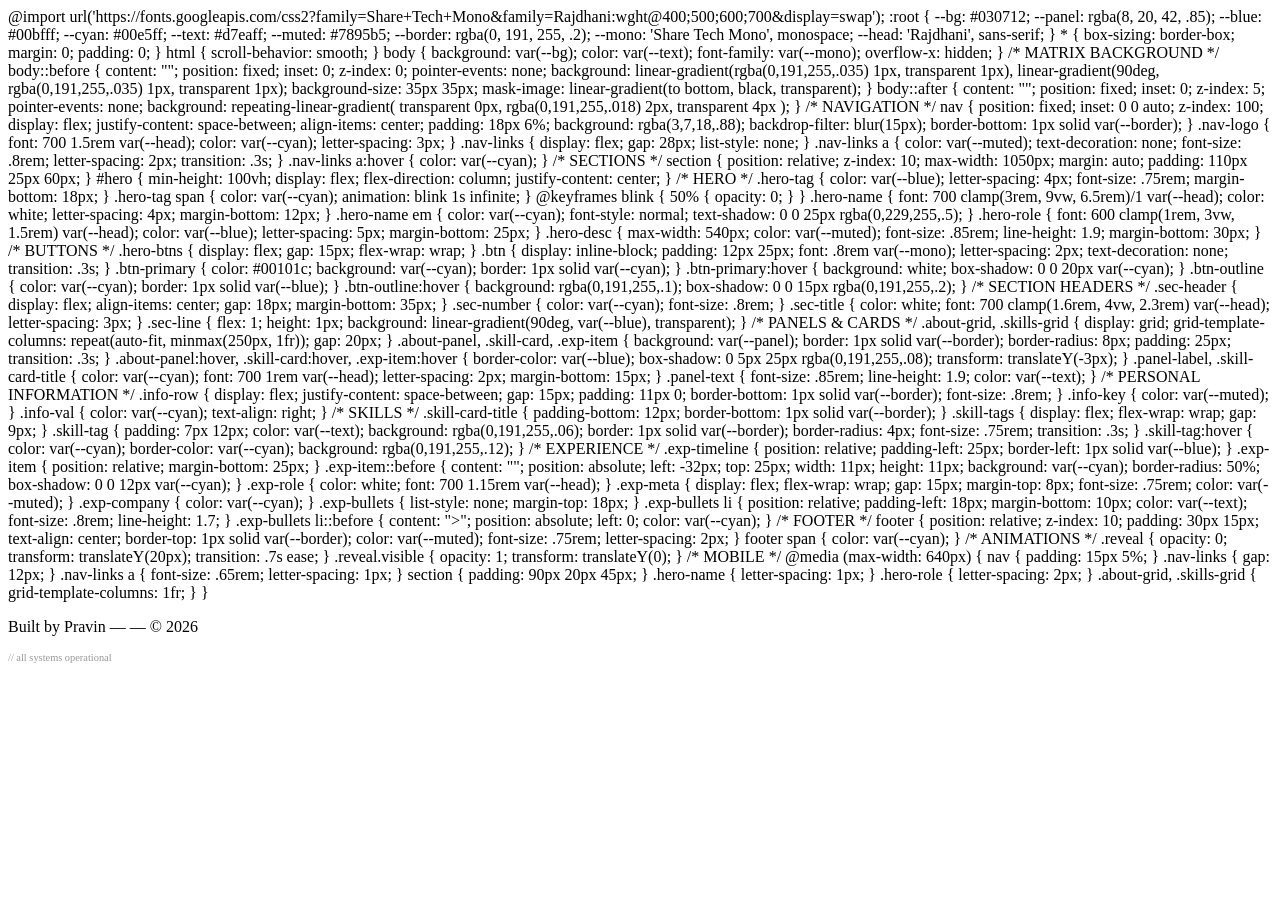
<file: index.html>
<!DOCTYPE html>
<html lang="en">
<head>
  <meta charset="UTF-8" />
  <meta name="viewport" content="width=device-width, initial-scale=1.0" />
  <title>Pravin</title>
@import url('https://fonts.googleapis.com/css2?family=Share+Tech+Mono&family=Rajdhani:wght@400;500;600;700&display=swap');

:root {
  --bg: #030712;
  --panel: rgba(8, 20, 42, .85);
  --blue: #00bfff;
  --cyan: #00e5ff;
  --text: #d7eaff;
  --muted: #7895b5;
  --border: rgba(0, 191, 255, .2);
  --mono: 'Share Tech Mono', monospace;
  --head: 'Rajdhani', sans-serif;
}

* { box-sizing: border-box; margin: 0; padding: 0; }

html { scroll-behavior: smooth; }

body {
  background: var(--bg);
  color: var(--text);
  font-family: var(--mono);
  overflow-x: hidden;
}

/* MATRIX BACKGROUND */
body::before {
  content: "";
  position: fixed;
  inset: 0;
  z-index: 0;
  pointer-events: none;
  background:
    linear-gradient(rgba(0,191,255,.035) 1px, transparent 1px),
    linear-gradient(90deg, rgba(0,191,255,.035) 1px, transparent 1px);
  background-size: 35px 35px;
  mask-image: linear-gradient(to bottom, black, transparent);
}

body::after {
  content: "";
  position: fixed;
  inset: 0;
  z-index: 5;
  pointer-events: none;
  background: repeating-linear-gradient(
    transparent 0px,
    rgba(0,191,255,.018) 2px,
    transparent 4px
  );
}

/* NAVIGATION */
nav {
  position: fixed;
  inset: 0 0 auto;
  z-index: 100;
  display: flex;
  justify-content: space-between;
  align-items: center;
  padding: 18px 6%;
  background: rgba(3,7,18,.88);
  backdrop-filter: blur(15px);
  border-bottom: 1px solid var(--border);
}

.nav-logo {
  font: 700 1.5rem var(--head);
  color: var(--cyan);
  letter-spacing: 3px;
}

.nav-links {
  display: flex;
  gap: 28px;
  list-style: none;
}

.nav-links a {
  color: var(--muted);
  text-decoration: none;
  font-size: .8rem;
  letter-spacing: 2px;
  transition: .3s;
}

.nav-links a:hover { color: var(--cyan); }

/* SECTIONS */
section {
  position: relative;
  z-index: 10;
  max-width: 1050px;
  margin: auto;
  padding: 110px 25px 60px;
}

#hero {
  min-height: 100vh;
  display: flex;
  flex-direction: column;
  justify-content: center;
}

/* HERO */
.hero-tag {
  color: var(--blue);
  letter-spacing: 4px;
  font-size: .75rem;
  margin-bottom: 18px;
}

.hero-tag span {
  color: var(--cyan);
  animation: blink 1s infinite;
}

@keyframes blink { 50% { opacity: 0; } }

.hero-name {
  font: 700 clamp(3rem, 9vw, 6.5rem)/1 var(--head);
  color: white;
  letter-spacing: 4px;
  margin-bottom: 12px;
}

.hero-name em {
  color: var(--cyan);
  font-style: normal;
  text-shadow: 0 0 25px rgba(0,229,255,.5);
}

.hero-role {
  font: 600 clamp(1rem, 3vw, 1.5rem) var(--head);
  color: var(--blue);
  letter-spacing: 5px;
  margin-bottom: 25px;
}

.hero-desc {
  max-width: 540px;
  color: var(--muted);
  font-size: .85rem;
  line-height: 1.9;
  margin-bottom: 30px;
}

/* BUTTONS */
.hero-btns { display: flex; gap: 15px; flex-wrap: wrap; }

.btn {
  display: inline-block;
  padding: 12px 25px;
  font: .8rem var(--mono);
  letter-spacing: 2px;
  text-decoration: none;
  transition: .3s;
}

.btn-primary {
  color: #00101c;
  background: var(--cyan);
  border: 1px solid var(--cyan);
}

.btn-primary:hover {
  background: white;
  box-shadow: 0 0 20px var(--cyan);
}

.btn-outline {
  color: var(--cyan);
  border: 1px solid var(--blue);
}

.btn-outline:hover {
  background: rgba(0,191,255,.1);
  box-shadow: 0 0 15px rgba(0,191,255,.2);
}

/* SECTION HEADERS */
.sec-header {
  display: flex;
  align-items: center;
  gap: 18px;
  margin-bottom: 35px;
}

.sec-number { color: var(--cyan); font-size: .8rem; }

.sec-title {
  color: white;
  font: 700 clamp(1.6rem, 4vw, 2.3rem) var(--head);
  letter-spacing: 3px;
}

.sec-line {
  flex: 1;
  height: 1px;
  background: linear-gradient(90deg, var(--blue), transparent);
}

/* PANELS & CARDS */
.about-grid,
.skills-grid {
  display: grid;
  grid-template-columns: repeat(auto-fit, minmax(250px, 1fr));
  gap: 20px;
}

.about-panel,
.skill-card,
.exp-item {
  background: var(--panel);
  border: 1px solid var(--border);
  border-radius: 8px;
  padding: 25px;
  transition: .3s;
}

.about-panel:hover,
.skill-card:hover,
.exp-item:hover {
  border-color: var(--blue);
  box-shadow: 0 5px 25px rgba(0,191,255,.08);
  transform: translateY(-3px);
}

.panel-label,
.skill-card-title {
  color: var(--cyan);
  font: 700 1rem var(--head);
  letter-spacing: 2px;
  margin-bottom: 15px;
}

.panel-text {
  font-size: .85rem;
  line-height: 1.9;
  color: var(--text);
}

/* PERSONAL INFORMATION */
.info-row {
  display: flex;
  justify-content: space-between;
  gap: 15px;
  padding: 11px 0;
  border-bottom: 1px solid var(--border);
  font-size: .8rem;
}

.info-key { color: var(--muted); }
.info-val { color: var(--cyan); text-align: right; }

/* SKILLS */
.skill-card-title {
  padding-bottom: 12px;
  border-bottom: 1px solid var(--border);
}

.skill-tags {
  display: flex;
  flex-wrap: wrap;
  gap: 9px;
}

.skill-tag {
  padding: 7px 12px;
  color: var(--text);
  background: rgba(0,191,255,.06);
  border: 1px solid var(--border);
  border-radius: 4px;
  font-size: .75rem;
  transition: .3s;
}

.skill-tag:hover {
  color: var(--cyan);
  border-color: var(--cyan);
  background: rgba(0,191,255,.12);
}

/* EXPERIENCE */
.exp-timeline {
  position: relative;
  padding-left: 25px;
  border-left: 1px solid var(--blue);
}

.exp-item {
  position: relative;
  margin-bottom: 25px;
}

.exp-item::before {
  content: "";
  position: absolute;
  left: -32px;
  top: 25px;
  width: 11px;
  height: 11px;
  background: var(--cyan);
  border-radius: 50%;
  box-shadow: 0 0 12px var(--cyan);
}

.exp-role {
  color: white;
  font: 700 1.15rem var(--head);
}

.exp-meta {
  display: flex;
  flex-wrap: wrap;
  gap: 15px;
  margin-top: 8px;
  font-size: .75rem;
  color: var(--muted);
}

.exp-company { color: var(--cyan); }

.exp-bullets {
  list-style: none;
  margin-top: 18px;
}

.exp-bullets li {
  position: relative;
  padding-left: 18px;
  margin-bottom: 10px;
  color: var(--text);
  font-size: .8rem;
  line-height: 1.7;
}

.exp-bullets li::before {
  content: ">";
  position: absolute;
  left: 0;
  color: var(--cyan);
}

/* FOOTER */
footer {
  position: relative;
  z-index: 10;
  padding: 30px 15px;
  text-align: center;
  border-top: 1px solid var(--border);
  color: var(--muted);
  font-size: .75rem;
  letter-spacing: 2px;
}

footer span { color: var(--cyan); }

/* ANIMATIONS */
.reveal {
  opacity: 0;
  transform: translateY(20px);
  transition: .7s ease;
}

.reveal.visible {
  opacity: 1;
  transform: translateY(0);
}

/* MOBILE */
@media (max-width: 640px) {
  nav { padding: 15px 5%; }
  .nav-links { gap: 12px; }
  .nav-links a { font-size: .65rem; letter-spacing: 1px; }
  section { padding: 90px 20px 45px; }
  .hero-name { letter-spacing: 1px; }
  .hero-role { letter-spacing: 2px; }
  .about-grid, .skills-grid { grid-template-columns: 1fr; }
}

<footer>
  <p>Built by <span>Pravin</span> &mdash; &mdash; &copy; 2026</p>
  <p style="margin-top:0.4rem;font-size:0.65rem;opacity:0.4">// all systems operational</p>
</footer>

<script>
// ── GLOWING HEX GRID ──
const canvas = document.getElementById('hexbg');
const ctx = canvas.getContext('2d');
let W, H, hexes = [], mouse = { x: -9999, y: -9999 };

const HEX_SIZE = 36;        // radius of each hex
const GAP = 3;              // space between hexes
const PULSE_SPEED = 0.018;
const RIPPLE_RADIUS = 180;  // mouse influence radius

function hexCorners(cx, cy, r) {
  const pts = [];
  for (let i = 0; i < 6; i++) {
    const a = Math.PI / 180 * (60 * i - 30);
    pts.push([cx + r * Math.cos(a), cy + r * Math.sin(a)]);
  }
  return pts;
}

function buildGrid() {
  hexes = [];
  const s = HEX_SIZE + GAP;
  const w = s * 2;
  const h = Math.sqrt(3) * s;
  const cols = Math.ceil(W / w) + 2;
  const rows = Math.ceil(H / h) + 2;
  for (let row = -1; row < rows; row++) {
    for (let col = -1; col < cols; col++) {
      const cx = col * w + (row % 2 === 0 ? 0 : s);
      const cy = row * h * 0.5;
      hexes.push({
        cx, cy,
        phase: Math.random() * Math.PI * 2,
        speed: 0.008 + Math.random() * 0.012,
        baseAlpha: 0.04 + Math.random() * 0.08
      });
    }
  }
}

function resize() {
  W = canvas.width = window.innerWidth;
  H = canvas.height = window.innerHeight;
  buildGrid();
}
resize();
window.addEventListener('resize', resize);
window.addEventListener('mousemove', e => { mouse.x = e.clientX; mouse.y = e.clientY; });

let t = 0;
function draw() {
  ctx.clearRect(0, 0, W, H);
  // deep background
  ctx.fillStyle = '#03050f';
  ctx.fillRect(0, 0, W, H);

  t += PULSE_SPEED;

  for (const h of hexes) {
    h.phase += h.speed;
    const pulse = 0.5 + 0.5 * Math.sin(h.phase);

    // distance from mouse
    const dx = h.cx - mouse.x;
    const dy = h.cy - mouse.y;
    const dist = Math.sqrt(dx * dx + dy * dy);
    const mouseFactor = dist < RIPPLE_RADIUS
      ? (1 - dist / RIPPLE_RADIUS) * 0.75
      : 0;

    const alpha = h.baseAlpha + pulse * 0.12 + mouseFactor;
    const strokeAlpha = 0.12 + pulse * 0.18 + mouseFactor * 0.6;

    const pts = hexCorners(h.cx, h.cy, HEX_SIZE - 1);
    ctx.beginPath();
    ctx.moveTo(pts[0][0], pts[0][1]);
    for (let i = 1; i < 6; i++) ctx.lineTo(pts[i][0], pts[i][1]);
    ctx.closePath();

    // fill
    ctx.fillStyle = `rgba(0,180,220,${alpha})`;
    ctx.fill();

    // stroke — brighter near mouse
    if (dist < RIPPLE_RADIUS) {
      ctx.strokeStyle = `rgba(0,229,255,${strokeAlpha})`;
      ctx.lineWidth = 0.8 + mouseFactor * 1.2;
    } else {
      ctx.strokeStyle = `rgba(0,100,160,${strokeAlpha})`;
      ctx.lineWidth = 0.5;
    }
    ctx.stroke();

    // hot center dot on hovered hexes
    if (dist < RIPPLE_RADIUS * 0.5) {
      const dotAlpha = (1 - dist / (RIPPLE_RADIUS * 0.5)) * 0.9;
      ctx.beginPath();
      ctx.arc(h.cx, h.cy, 2.5, 0, Math.PI * 2);
      ctx.fillStyle = `rgba(0,255,220,${dotAlpha})`;
      ctx.fill();
    }
  }

  requestAnimationFrame(draw);
}
draw();

// ── SCROLL REVEAL ──
const observer = new IntersectionObserver(entries => {
  entries.forEach(e => { if (e.isIntersecting) e.target.classList.add('visible'); });
}, { threshold: 0.15 });
document.querySelectorAll('.reveal').forEach(el => observer.observe(el));
</script>
</body>
</html>
</file>
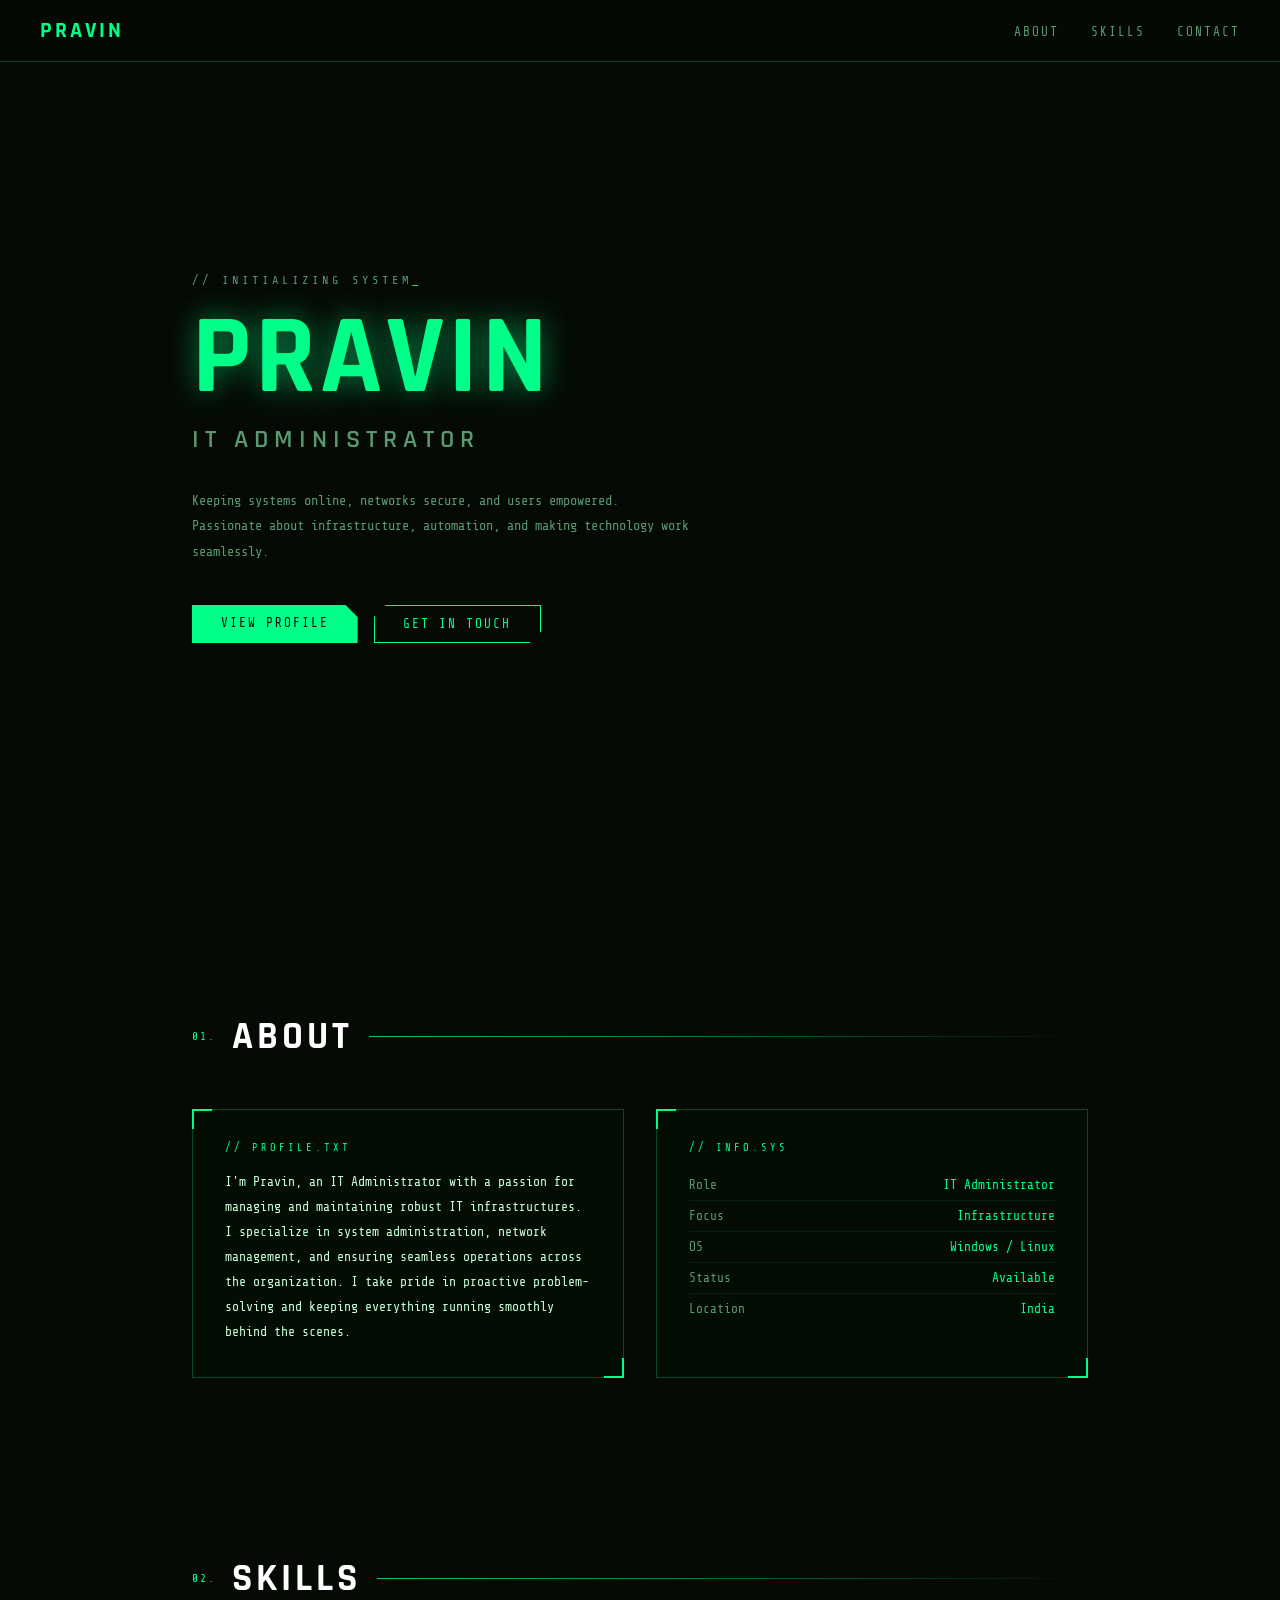
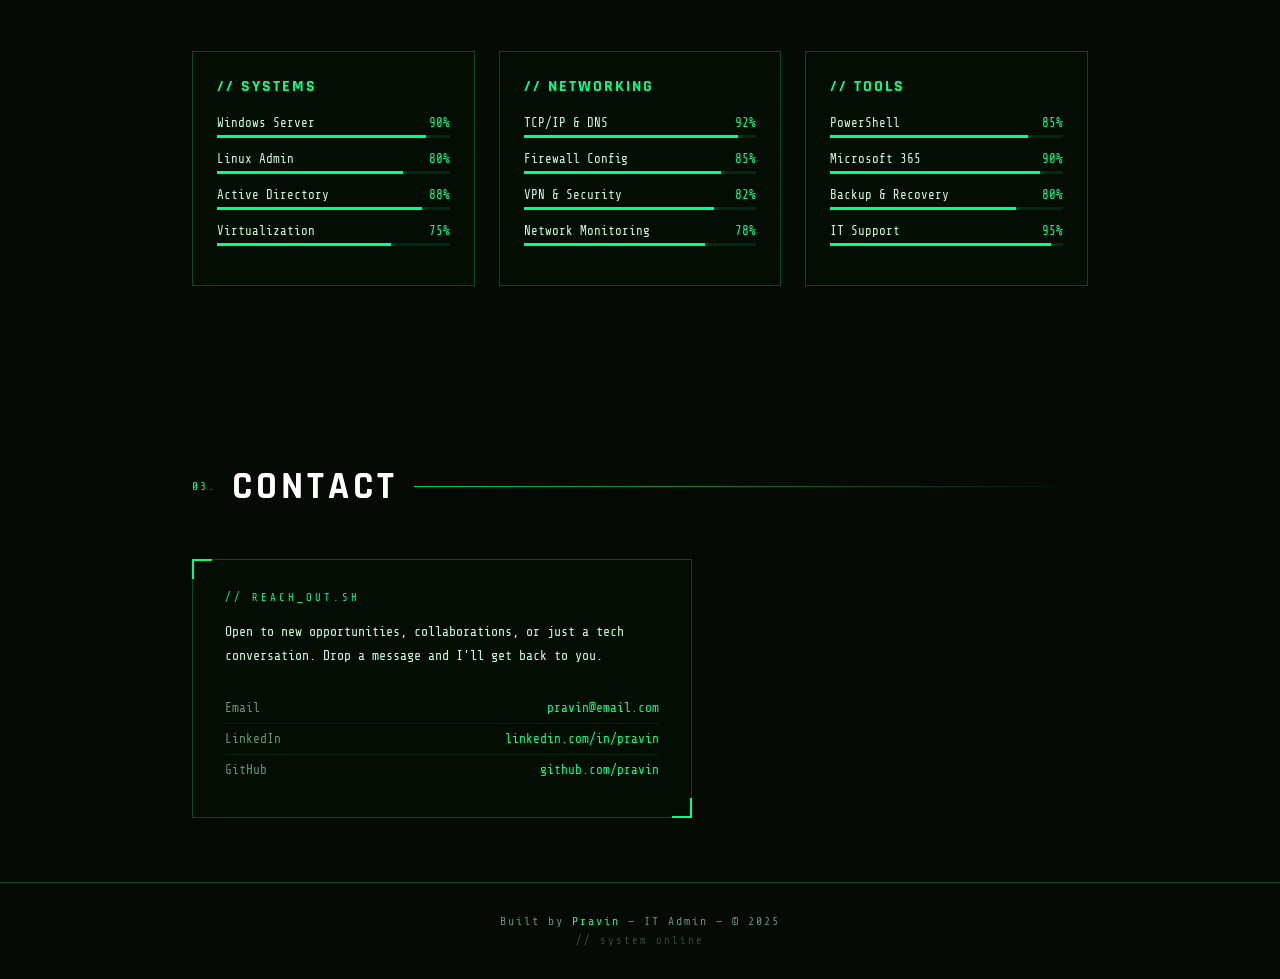
<file: info/index.html>
<!DOCTYPE html>
<html lang="en">
<head>
  <meta charset="UTF-8" />
  <meta name="viewport" content="width=device-width, initial-scale=1.0" />
  <title>Pravin | IT Admin</title>
  <link href="https://fonts.googleapis.com/css2?family=Share+Tech+Mono&family=Rajdhani:wght@400;600;700&display=swap" rel="stylesheet" />
  <style>
    *, *::before, *::after { box-sizing: border-box; margin: 0; padding: 0; }

    :root {
      --green: #00ff88;
      --green-dim: #00cc66;
      --green-dark: #004422;
      --black: #050a05;
      --panel: rgba(5, 15, 5, 0.82);
      --border: rgba(0, 255, 136, 0.25);
      --text: #c8ffd8;
      --muted: #5a9970;
      --font-mono: 'Share Tech Mono', monospace;
      --font-head: 'Rajdhani', sans-serif;
    }

    html { scroll-behavior: smooth; }

    body {
      background: var(--black);
      color: var(--text);
      font-family: var(--font-mono);
      overflow-x: hidden;
      min-height: 100vh;
    }

    /* ── MATRIX CANVAS ── */
    #matrix {
      position: fixed;
      top: 0; left: 0;
      width: 100%; height: 100%;
      z-index: 0;
      opacity: 0.35;
    }

    /* ── NAV ── */
    nav {
      position: fixed;
      top: 0; left: 0; right: 0;
      z-index: 100;
      display: flex;
      justify-content: space-between;
      align-items: center;
      padding: 1rem 2.5rem;
      background: rgba(5, 10, 5, 0.75);
      backdrop-filter: blur(10px);
      border-bottom: 1px solid var(--border);
    }

    .nav-logo {
      font-family: var(--font-head);
      font-size: 1.4rem;
      font-weight: 700;
      color: var(--green);
      letter-spacing: 3px;
      text-transform: uppercase;
    }

    .nav-links { display: flex; gap: 2rem; list-style: none; }
    .nav-links a {
      color: var(--muted);
      text-decoration: none;
      font-size: 0.8rem;
      letter-spacing: 2px;
      text-transform: uppercase;
      transition: color 0.3s;
    }
    .nav-links a:hover { color: var(--green); }

    /* ── SECTIONS ── */
    section {
      position: relative;
      z-index: 10;
      max-width: 960px;
      margin: 0 auto;
      padding: 7rem 2rem 4rem;
    }

    /* ── HERO ── */
    #hero {
      min-height: 100vh;
      display: flex;
      flex-direction: column;
      justify-content: center;
      padding-top: 5rem;
    }

    .hero-tag {
      font-size: 0.75rem;
      letter-spacing: 4px;
      color: var(--muted);
      text-transform: uppercase;
      margin-bottom: 1rem;
    }

    .hero-tag span {
      color: var(--green);
      animation: blink 1.2s step-end infinite;
    }

    @keyframes blink { 50% { opacity: 0; } }

    .hero-name {
      font-family: var(--font-head);
      font-size: clamp(3.5rem, 10vw, 7rem);
      font-weight: 700;
      line-height: 1;
      color: #fff;
      letter-spacing: 4px;
      text-transform: uppercase;
      margin-bottom: 0.5rem;
    }

    .hero-name em {
      color: var(--green);
      font-style: normal;
      text-shadow: 0 0 30px rgba(0,255,136,0.5);
    }

    .hero-role {
      font-family: var(--font-head);
      font-size: clamp(1rem, 3vw, 1.6rem);
      font-weight: 600;
      color: var(--muted);
      letter-spacing: 6px;
      text-transform: uppercase;
      margin-bottom: 2rem;
    }

    .hero-desc {
      font-size: 0.85rem;
      color: var(--muted);
      max-width: 500px;
      line-height: 1.9;
      margin-bottom: 2.5rem;
    }

    .hero-btns { display: flex; gap: 1rem; flex-wrap: wrap; }

    .btn {
      padding: 0.7rem 1.8rem;
      font-family: var(--font-mono);
      font-size: 0.8rem;
      letter-spacing: 2px;
      text-transform: uppercase;
      text-decoration: none;
      cursor: pointer;
      border: none;
      transition: all 0.3s;
    }

    .btn-primary {
      background: var(--green);
      color: var(--black);
      clip-path: polygon(0 0, calc(100% - 12px) 0, 100% 12px, 100% 100%, 0 100%);
    }

    .btn-primary:hover {
      background: #fff;
      box-shadow: 0 0 20px rgba(0,255,136,0.5);
    }

    .btn-outline {
      background: transparent;
      color: var(--green);
      border: 1px solid var(--green);
      clip-path: polygon(12px 0, 100% 0, 100% calc(100% - 12px), calc(100% - 12px) 100%, 0 100%, 0 12px);
    }

    .btn-outline:hover {
      background: rgba(0,255,136,0.1);
    }

    /* ── SECTION HEADER ── */
    .sec-header {
      display: flex;
      align-items: center;
      gap: 1rem;
      margin-bottom: 3rem;
    }

    .sec-number {
      font-size: 0.7rem;
      color: var(--green);
      letter-spacing: 2px;
    }

    .sec-title {
      font-family: var(--font-head);
      font-size: clamp(1.6rem, 4vw, 2.4rem);
      font-weight: 700;
      color: #fff;
      letter-spacing: 4px;
      text-transform: uppercase;
    }

    .sec-line {
      flex: 1;
      height: 1px;
      background: linear-gradient(to right, var(--green-dim), transparent);
    }

    /* ── ABOUT ── */
    .about-grid {
      display: grid;
      grid-template-columns: 1fr 1fr;
      gap: 2rem;
    }

    @media (max-width: 640px) { .about-grid { grid-template-columns: 1fr; } }

    .about-panel {
      background: var(--panel);
      border: 1px solid var(--border);
      padding: 2rem;
      position: relative;
    }

    .about-panel::before {
      content: '';
      position: absolute;
      top: -1px; left: -1px;
      width: 20px; height: 20px;
      border-top: 2px solid var(--green);
      border-left: 2px solid var(--green);
    }

    .about-panel::after {
      content: '';
      position: absolute;
      bottom: -1px; right: -1px;
      width: 20px; height: 20px;
      border-bottom: 2px solid var(--green);
      border-right: 2px solid var(--green);
    }

    .panel-label {
      font-size: 0.65rem;
      letter-spacing: 3px;
      color: var(--green);
      text-transform: uppercase;
      margin-bottom: 1rem;
    }

    .panel-text {
      font-size: 0.82rem;
      line-height: 1.9;
      color: var(--text);
    }

    .info-row {
      display: flex;
      justify-content: space-between;
      padding: 0.5rem 0;
      border-bottom: 1px solid rgba(0,255,136,0.08);
      font-size: 0.8rem;
    }

    .info-key { color: var(--muted); }
    .info-val { color: var(--green); }

    /* ── SKILLS ── */
    .skills-grid {
      display: grid;
      grid-template-columns: repeat(auto-fit, minmax(260px, 1fr));
      gap: 1.5rem;
    }

    .skill-card {
      background: var(--panel);
      border: 1px solid var(--border);
      padding: 1.5rem;
      transition: border-color 0.3s, transform 0.3s;
    }

    .skill-card:hover {
      border-color: var(--green);
      transform: translateY(-4px);
    }

    .skill-card-title {
      font-family: var(--font-head);
      font-size: 1rem;
      font-weight: 700;
      color: var(--green);
      letter-spacing: 2px;
      text-transform: uppercase;
      margin-bottom: 1.2rem;
    }

    .skill-item { margin-bottom: 0.9rem; }

    .skill-name {
      display: flex;
      justify-content: space-between;
      font-size: 0.78rem;
      color: var(--text);
      margin-bottom: 0.3rem;
    }

    .skill-pct { color: var(--green); }

    .skill-bar {
      height: 3px;
      background: rgba(0,255,136,0.1);
      position: relative;
      overflow: hidden;
    }

    .skill-fill {
      height: 100%;
      background: var(--green);
      box-shadow: 0 0 8px var(--green);
      width: 0;
      transition: width 1.4s cubic-bezier(0.4,0,0.2,1);
    }

    /* ── FOOTER ── */
    footer {
      position: relative;
      z-index: 10;
      text-align: center;
      padding: 2rem;
      border-top: 1px solid var(--border);
      font-size: 0.72rem;
      color: var(--muted);
      letter-spacing: 2px;
    }

    footer span { color: var(--green); }

    /* ── SCAN LINE EFFECT ── */
    body::after {
      content: '';
      position: fixed;
      top: 0; left: 0; right: 0; bottom: 0;
      background: repeating-linear-gradient(
        0deg,
        transparent,
        transparent 2px,
        rgba(0,0,0,0.04) 2px,
        rgba(0,0,0,0.04) 4px
      );
      pointer-events: none;
      z-index: 5;
    }

    /* ── SCROLL REVEAL ── */
    .reveal { opacity: 0; transform: translateY(24px); transition: opacity 0.7s ease, transform 0.7s ease; }
    .reveal.visible { opacity: 1; transform: none; }
  </style>
</head>
<body>

<canvas id="matrix"></canvas>

<nav>
  <div class="nav-logo">Pravin</div>
  <ul class="nav-links">
    <li><a href="#about">About</a></li>
    <li><a href="#skills">Skills</a></li>
    <li><a href="#contact">Contact</a></li>
  </ul>
</nav>

<!-- HERO -->
<section id="hero">
  <p class="hero-tag">// initializing system<span>_</span></p>
  <h1 class="hero-name"><em>Pravin</em></h1>
  <p class="hero-role">IT Administrator</p>
  <p class="hero-desc">
    Keeping systems online, networks secure, and users empowered.
    Passionate about infrastructure, automation, and making technology work seamlessly.
  </p>
  <div class="hero-btns">
    <a href="#about" class="btn btn-primary">View Profile</a>
    <a href="#contact" class="btn btn-outline">Get In Touch</a>
  </div>
</section>

<!-- ABOUT -->
<section id="about">
  <div class="sec-header reveal">
    <span class="sec-number">01.</span>
    <h2 class="sec-title">About</h2>
    <div class="sec-line"></div>
  </div>
  <div class="about-grid">
    <div class="about-panel reveal">
      <p class="panel-label">// profile.txt</p>
      <p class="panel-text">
        I'm Pravin, an IT Administrator with a passion for managing and maintaining robust IT infrastructures.
        I specialize in system administration, network management, and ensuring seamless operations
        across the organization. I take pride in proactive problem-solving and keeping everything running
        smoothly behind the scenes.
      </p>
    </div>
    <div class="about-panel reveal" style="transition-delay:0.15s">
      <p class="panel-label">// info.sys</p>
      <div class="info-row"><span class="info-key">Role</span><span class="info-val">IT Administrator</span></div>
      <div class="info-row"><span class="info-key">Focus</span><span class="info-val">Infrastructure</span></div>
      <div class="info-row"><span class="info-key">OS</span><span class="info-val">Windows / Linux</span></div>
      <div class="info-row"><span class="info-key">Status</span><span class="info-val">Available</span></div>
      <div class="info-row" style="border:none"><span class="info-key">Location</span><span class="info-val">India</span></div>
    </div>
  </div>
</section>

<!-- SKILLS -->
<section id="skills">
  <div class="sec-header reveal">
    <span class="sec-number">02.</span>
    <h2 class="sec-title">Skills</h2>
    <div class="sec-line"></div>
  </div>
  <div class="skills-grid">
    <div class="skill-card reveal">
      <p class="skill-card-title">// Systems</p>
      <div class="skill-item">
        <div class="skill-name"><span>Windows Server</span><span class="skill-pct">90%</span></div>
        <div class="skill-bar"><div class="skill-fill" data-width="90"></div></div>
      </div>
      <div class="skill-item">
        <div class="skill-name"><span>Linux Admin</span><span class="skill-pct">80%</span></div>
        <div class="skill-bar"><div class="skill-fill" data-width="80"></div></div>
      </div>
      <div class="skill-item">
        <div class="skill-name"><span>Active Directory</span><span class="skill-pct">88%</span></div>
        <div class="skill-bar"><div class="skill-fill" data-width="88"></div></div>
      </div>
      <div class="skill-item">
        <div class="skill-name"><span>Virtualization</span><span class="skill-pct">75%</span></div>
        <div class="skill-bar"><div class="skill-fill" data-width="75"></div></div>
      </div>
    </div>
    <div class="skill-card reveal" style="transition-delay:0.1s">
      <p class="skill-card-title">// Networking</p>
      <div class="skill-item">
        <div class="skill-name"><span>TCP/IP & DNS</span><span class="skill-pct">92%</span></div>
        <div class="skill-bar"><div class="skill-fill" data-width="92"></div></div>
      </div>
      <div class="skill-item">
        <div class="skill-name"><span>Firewall Config</span><span class="skill-pct">85%</span></div>
        <div class="skill-bar"><div class="skill-fill" data-width="85"></div></div>
      </div>
      <div class="skill-item">
        <div class="skill-name"><span>VPN & Security</span><span class="skill-pct">82%</span></div>
        <div class="skill-bar"><div class="skill-fill" data-width="82"></div></div>
      </div>
      <div class="skill-item">
        <div class="skill-name"><span>Network Monitoring</span><span class="skill-pct">78%</span></div>
        <div class="skill-bar"><div class="skill-fill" data-width="78"></div></div>
      </div>
    </div>
    <div class="skill-card reveal" style="transition-delay:0.2s">
      <p class="skill-card-title">// Tools</p>
      <div class="skill-item">
        <div class="skill-name"><span>PowerShell</span><span class="skill-pct">85%</span></div>
        <div class="skill-bar"><div class="skill-fill" data-width="85"></div></div>
      </div>
      <div class="skill-item">
        <div class="skill-name"><span>Microsoft 365</span><span class="skill-pct">90%</span></div>
        <div class="skill-bar"><div class="skill-fill" data-width="90"></div></div>
      </div>
      <div class="skill-item">
        <div class="skill-name"><span>Backup & Recovery</span><span class="skill-pct">80%</span></div>
        <div class="skill-bar"><div class="skill-fill" data-width="80"></div></div>
      </div>
      <div class="skill-item">
        <div class="skill-name"><span>IT Support</span><span class="skill-pct">95%</span></div>
        <div class="skill-bar"><div class="skill-fill" data-width="95"></div></div>
      </div>
    </div>
  </div>
</section>

<!-- CONTACT -->
<section id="contact">
  <div class="sec-header reveal">
    <span class="sec-number">03.</span>
    <h2 class="sec-title">Contact</h2>
    <div class="sec-line"></div>
  </div>
  <div class="about-panel reveal" style="max-width:500px">
    <p class="panel-label">// reach_out.sh</p>
    <p class="panel-text" style="margin-bottom:1.5rem">
      Open to new opportunities, collaborations, or just a tech conversation.
      Drop a message and I'll get back to you.
    </p>
    <div class="info-row"><span class="info-key">Email</span><span class="info-val">pravin@email.com</span></div>
    <div class="info-row"><span class="info-key">LinkedIn</span><span class="info-val">linkedin.com/in/pravin</span></div>
    <div class="info-row" style="border:none"><span class="info-key">GitHub</span><span class="info-val">github.com/pravin</span></div>
  </div>
</section>

<footer>
  <p>Built by <span>Pravin</span> &mdash; IT Admin &mdash; &copy; 2025</p>
  <p style="margin-top:0.4rem; font-size:0.65rem; opacity:0.5">// system online</p>
</footer>

<script>
// ── MATRIX RAIN ──
const canvas = document.getElementById('matrix');
const ctx = canvas.getContext('2d');
const chars = 'ABCDEFGHIJKLMNOPQRSTUVWXYZabcdefghijklmnopqrstuvwxyz0123456789@#$%^&*()_+-=[]{}|;:,./<>?ｦｧｨｩｪｫｬｭｮｯｱｲｳｴｵｶｷｸｹｺｻｼｽｾｿﾀﾁﾂﾃﾄﾅﾆﾇﾈﾉ';
const fontSize = 14;
let cols, drops;

function resize() {
  canvas.width = window.innerWidth;
  canvas.height = window.innerHeight;
  cols = Math.floor(canvas.width / fontSize);
  drops = Array(cols).fill(1);
}
resize();
window.addEventListener('resize', resize);

function drawMatrix() {
  ctx.fillStyle = 'rgba(5, 10, 5, 0.05)';
  ctx.fillRect(0, 0, canvas.width, canvas.height);
  for (let i = 0; i < cols; i++) {
    const ch = chars[Math.floor(Math.random() * chars.length)];
    const bright = Math.random() > 0.98;
    ctx.fillStyle = bright ? '#ffffff' : '#00ff88';
    ctx.font = `${fontSize}px 'Share Tech Mono', monospace`;
    ctx.fillText(ch, i * fontSize, drops[i] * fontSize);
    if (drops[i] * fontSize > canvas.height && Math.random() > 0.975) drops[i] = 0;
    drops[i]++;
  }
}
setInterval(drawMatrix, 50);

// ── SCROLL REVEAL ──
const observer = new IntersectionObserver(entries => {
  entries.forEach(e => { if (e.isIntersecting) e.target.classList.add('visible'); });
}, { threshold: 0.15 });
document.querySelectorAll('.reveal').forEach(el => observer.observe(el));

// ── SKILL BARS ANIMATE ──
const barObserver = new IntersectionObserver(entries => {
  entries.forEach(e => {
    if (e.isIntersecting) {
      e.target.querySelectorAll('.skill-fill').forEach(fill => {
        fill.style.width = fill.dataset.width + '%';
      });
    }
  });
}, { threshold: 0.3 });
document.querySelectorAll('.skill-card').forEach(c => barObserver.observe(c));
</script>
</body>
</html>
</file>
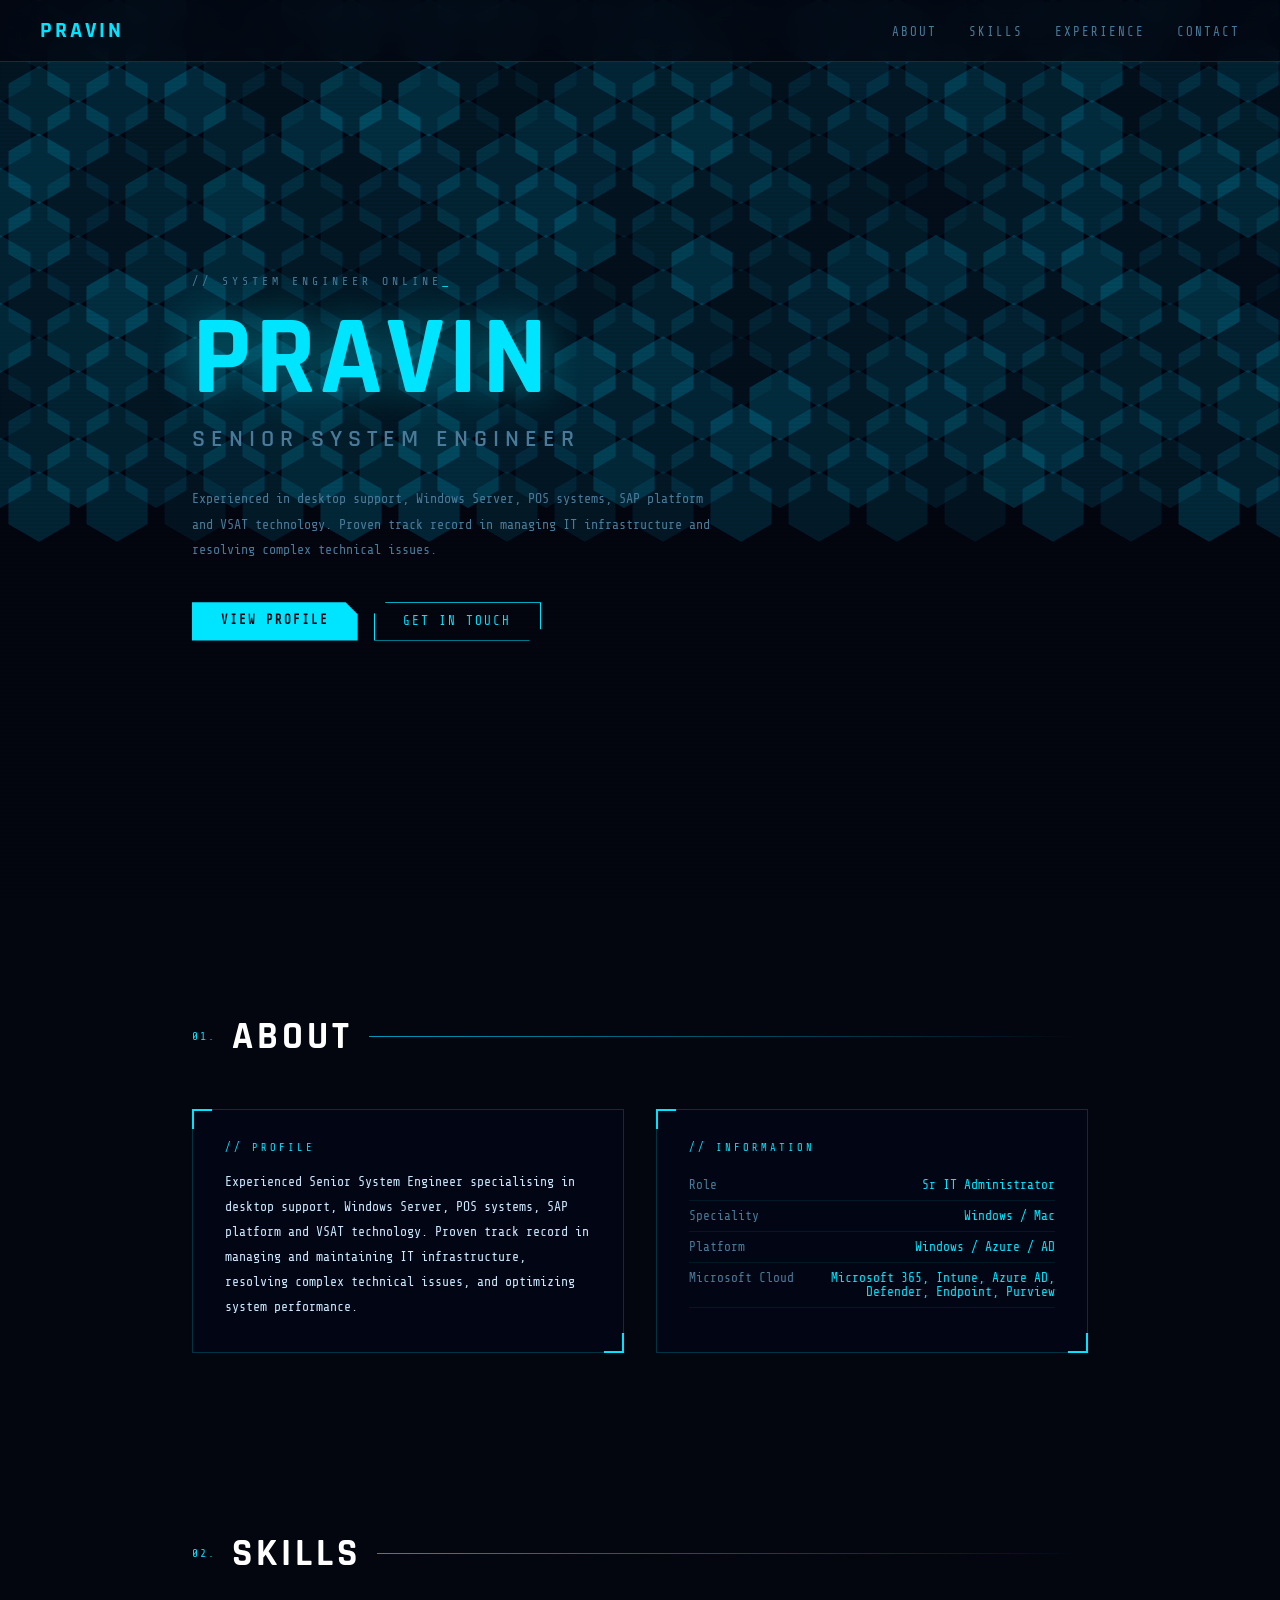
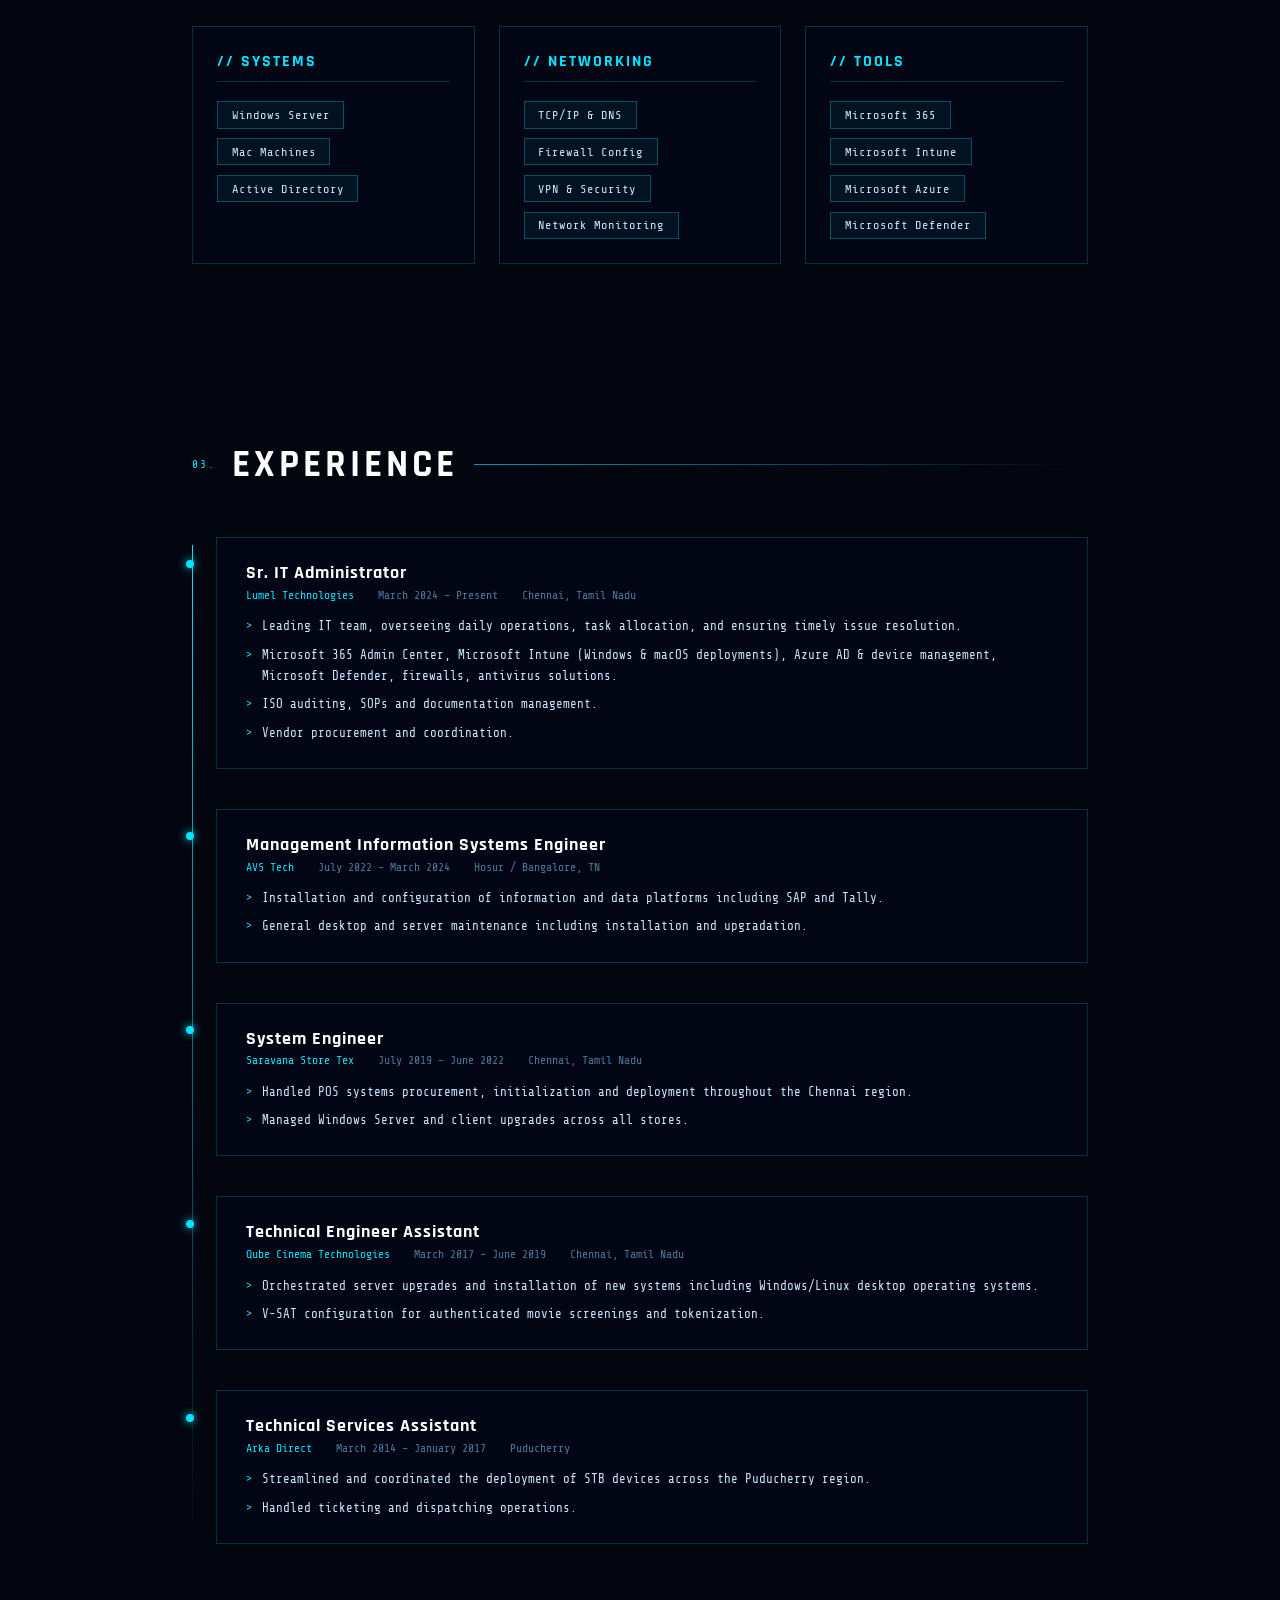
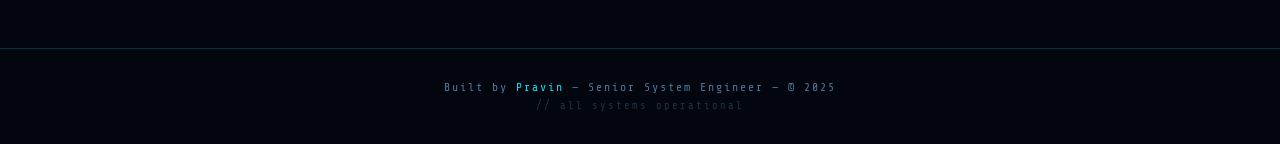
<file: index1.html>
<!DOCTYPE html>
<html lang="en">
<head>
  <meta charset="UTF-8" />
  <meta name="viewport" content="width=device-width, initial-scale=1.0" />
  <title>Pravin | Senior System Engineer</title>
  <link href="https://fonts.googleapis.com/css2?family=Share+Tech+Mono&family=Rajdhani:wght@400;600;700&display=swap" rel="stylesheet" />
  <style>
    *, *::before, *::after { box-sizing: border-box; margin: 0; padding: 0; }

    :root {
      --cyan: #00e5ff;
      --cyan-dim: #0099bb;
      --black: #03050f;
      --panel: rgba(3, 8, 22, 0.85);
      --border: rgba(0, 229, 255, 0.2);
      --text: #cce8ff;
      --muted: #4a7a99;
      --font-mono: 'Share Tech Mono', monospace;
      --font-head: 'Rajdhani', sans-serif;
    }

    html { scroll-behavior: smooth; }

    body {
      background: var(--black);
      color: var(--text);
      font-family: var(--font-mono);
      overflow-x: hidden;
      min-height: 100vh;
    }

    #hexbg {
      position: fixed;
      top: 0; left: 0;
      width: 100%; height: 100%;
      z-index: 0;
    }

    nav {
      position: fixed;
      top: 0; left: 0; right: 0;
      z-index: 100;
      display: flex;
      justify-content: space-between;
      align-items: center;
      padding: 1rem 2.5rem;
      background: rgba(3, 5, 15, 0.8);
      backdrop-filter: blur(12px);
      border-bottom: 1px solid var(--border);
    }

    .nav-logo {
      font-family: var(--font-head);
      font-size: 1.4rem;
      font-weight: 700;
      color: var(--cyan);
      letter-spacing: 3px;
      text-transform: uppercase;
    }

    .nav-links { display: flex; gap: 2rem; list-style: none; }
    .nav-links a {
      color: var(--muted);
      text-decoration: none;
      font-size: 0.78rem;
      letter-spacing: 2px;
      text-transform: uppercase;
      transition: color 0.3s;
    }
    .nav-links a:hover { color: var(--cyan); }

    section {
      position: relative;
      z-index: 10;
      max-width: 960px;
      margin: 0 auto;
      padding: 7rem 2rem 4rem;
    }

    #hero {
      min-height: 100vh;
      display: flex;
      flex-direction: column;
      justify-content: center;
      padding-top: 5rem;
    }

    .hero-tag {
      font-size: 0.72rem;
      letter-spacing: 4px;
      color: var(--muted);
      text-transform: uppercase;
      margin-bottom: 1rem;
    }
    .hero-tag span { color: var(--cyan); animation: blink 1.2s step-end infinite; }
    @keyframes blink { 50% { opacity: 0; } }

    .hero-name {
      font-family: var(--font-head);
      font-size: clamp(3.5rem, 10vw, 7rem);
      font-weight: 700;
      line-height: 1;
      color: #fff;
      letter-spacing: 4px;
      text-transform: uppercase;
      margin-bottom: 0.5rem;
    }
    .hero-name em {
      color: var(--cyan);
      font-style: normal;
      text-shadow: 0 0 40px rgba(0,229,255,0.45);
    }

    .hero-role {
      font-family: var(--font-head);
      font-size: clamp(1rem, 3vw, 1.5rem);
      font-weight: 600;
      color: var(--muted);
      letter-spacing: 6px;
      text-transform: uppercase;
      margin-bottom: 2rem;
    }

    .hero-desc {
      font-size: 0.83rem;
      color: var(--muted);
      max-width: 520px;
      line-height: 1.9;
      margin-bottom: 2.5rem;
    }

    .hero-btns { display: flex; gap: 1rem; flex-wrap: wrap; }

    .btn {
      padding: 0.7rem 1.8rem;
      font-family: var(--font-mono);
      font-size: 0.78rem;
      letter-spacing: 2px;
      text-transform: uppercase;
      text-decoration: none;
      cursor: pointer;
      border: none;
      transition: all 0.3s;
    }
    .btn-primary {
      background: var(--cyan);
      color: var(--black);
      clip-path: polygon(0 0, calc(100% - 12px) 0, 100% 12px, 100% 100%, 0 100%);
      font-weight: 700;
    }
    .btn-primary:hover { background: #fff; }
    .btn-outline {
      background: transparent;
      color: var(--cyan);
      border: 1px solid var(--cyan);
      clip-path: polygon(12px 0, 100% 0, 100% calc(100% - 12px), calc(100% - 12px) 100%, 0 100%, 0 12px);
    }
    .btn-outline:hover { background: rgba(0,229,255,0.08); }

    .sec-header {
      display: flex;
      align-items: center;
      gap: 1rem;
      margin-bottom: 3rem;
    }
    .sec-number { font-size: 0.7rem; color: var(--cyan); letter-spacing: 2px; }
    .sec-title {
      font-family: var(--font-head);
      font-size: clamp(1.6rem, 4vw, 2.4rem);
      font-weight: 700;
      color: #fff;
      letter-spacing: 4px;
      text-transform: uppercase;
    }
    .sec-line {
      flex: 1;
      height: 1px;
      background: linear-gradient(to right, var(--cyan-dim), transparent);
    }

    .about-grid {
      display: grid;
      grid-template-columns: 1fr 1fr;
      gap: 2rem;
    }
    @media (max-width: 640px) { .about-grid { grid-template-columns: 1fr; } }

    .about-panel {
      background: var(--panel);
      border: 1px solid var(--border);
      padding: 2rem;
      position: relative;
    }
    .about-panel::before {
      content: '';
      position: absolute;
      top: -1px; left: -1px;
      width: 20px; height: 20px;
      border-top: 2px solid var(--cyan);
      border-left: 2px solid var(--cyan);
    }
    .about-panel::after {
      content: '';
      position: absolute;
      bottom: -1px; right: -1px;
      width: 20px; height: 20px;
      border-bottom: 2px solid var(--cyan);
      border-right: 2px solid var(--cyan);
    }

    .panel-label {
      font-size: 0.65rem;
      letter-spacing: 3px;
      color: var(--cyan);
      text-transform: uppercase;
      margin-bottom: 1rem;
    }

    .panel-text {
      font-size: 0.82rem;
      line-height: 1.9;
      color: var(--text);
    }

    .info-row {
      display: flex;
      justify-content: space-between;
      padding: 0.5rem 0;
      border-bottom: 1px solid rgba(0,229,255,0.08);
      font-size: 0.8rem;
      gap: 1rem;
    }
    .info-key { color: var(--muted); white-space: nowrap; }
    .info-val { color: var(--cyan); text-align: right; }

    .skills-grid {
      display: grid;
      grid-template-columns: repeat(auto-fit, minmax(260px, 1fr));
      gap: 1.5rem;
    }

    .skill-card {
      background: var(--panel);
      border: 1px solid var(--border);
      padding: 1.5rem;
      transition: border-color 0.3s, transform 0.3s;
    }
    .skill-card:hover {
      border-color: var(--cyan);
      transform: translateY(-4px);
    }

    .skill-card-title {
      font-family: var(--font-head);
      font-size: 1rem;
      font-weight: 700;
      color: var(--cyan);
      letter-spacing: 2px;
      text-transform: uppercase;
      margin-bottom: 1.2rem;
      padding-bottom: 0.6rem;
      border-bottom: 1px solid var(--border);
    }

    .skill-tags { display: flex; flex-wrap: wrap; gap: 0.6rem; }

    .skill-tag {
      font-size: 0.75rem;
      padding: 0.35rem 0.85rem;
      border: 1px solid rgba(0,229,255,0.3);
      color: var(--text);
      background: rgba(0,229,255,0.05);
      letter-spacing: 1px;
      transition: all 0.25s;
    }
    .skill-tag:hover {
      border-color: var(--cyan);
      color: var(--cyan);
      background: rgba(0,229,255,0.1);
    }

    footer {
      position: relative;
      z-index: 10;
      text-align: center;
      padding: 2rem;
      border-top: 1px solid var(--border);
      font-size: 0.72rem;
      color: var(--muted);
      letter-spacing: 2px;
    }
    footer span { color: var(--cyan); }

    body::after {
      content: '';
      position: fixed;
      top: 0; left: 0; right: 0; bottom: 0;
      background: repeating-linear-gradient(
        0deg, transparent, transparent 2px,
        rgba(0,0,0,0.03) 2px, rgba(0,0,0,0.03) 4px
      );
      pointer-events: none;
      z-index: 5;
    }

    .reveal { opacity: 0; transform: translateY(24px); transition: opacity 0.7s ease, transform 0.7s ease; }
    .reveal.visible { opacity: 1; transform: none; }

    /* ── EXPERIENCE TIMELINE ── */
    .exp-timeline { position: relative; padding-left: 1.5rem; }
    .exp-timeline::before {
      content: '';
      position: absolute;
      left: 0; top: 8px; bottom: 0;
      width: 1px;
      background: linear-gradient(to bottom, var(--cyan), transparent);
    }

    .exp-item {
      position: relative;
      margin-bottom: 2.5rem;
      background: var(--panel);
      border: 1px solid var(--border);
      padding: 1.5rem 1.5rem 1.5rem 1.8rem;
      transition: border-color 0.3s;
    }
    .exp-item:hover { border-color: var(--cyan); }
    .exp-item::before {
      content: '';
      position: absolute;
      left: -1.93rem;
      top: 1.4rem;
      width: 8px; height: 8px;
      border-radius: 50%;
      background: var(--cyan);
      box-shadow: 0 0 10px var(--cyan);
    }

    .exp-header { margin-bottom: 0.6rem; }
    .exp-role {
      font-family: var(--font-head);
      font-size: 1.1rem;
      font-weight: 700;
      color: #fff;
      letter-spacing: 1px;
    }
    .exp-meta {
      display: flex;
      flex-wrap: wrap;
      gap: 0.5rem 1.5rem;
      margin-top: 0.3rem;
      font-size: 0.72rem;
      color: var(--muted);
    }
    .exp-company { color: var(--cyan); }
    .exp-period { color: var(--muted); }
    .exp-location { color: var(--muted); }

    .exp-bullets {
      margin-top: 0.9rem;
      list-style: none;
      display: flex;
      flex-direction: column;
      gap: 0.45rem;
    }
    .exp-bullets li {
      font-size: 0.78rem;
      color: var(--text);
      line-height: 1.7;
      padding-left: 1rem;
      position: relative;
    }
    .exp-bullets li::before {
      content: '>';
      position: absolute;
      left: 0;
      color: var(--cyan);
      font-size: 0.7rem;
    }
  </style>
</head>
<body>

<canvas id="hexbg"></canvas>

<nav>
  <div class="nav-logo">Pravin</div>
  <ul class="nav-links">
    <li><a href="#about">About</a></li>
    <li><a href="#skills">Skills</a></li>
    <li><a href="#experience">Experience</a></li>
    <li><a href="#contact">Contact</a></li>
  </ul>
</nav>

<section id="hero">
  <p class="hero-tag">// system engineer online<span>_</span></p>
  <h1 class="hero-name"><em>Pravin</em></h1>
  <p class="hero-role">Senior System Engineer</p>
  <p class="hero-desc">
    Experienced in desktop support, Windows Server, POS systems, SAP platform and VSAT technology.
    Proven track record in managing IT infrastructure and resolving complex technical issues.
  </p>
  <div class="hero-btns">
    <a href="#about" class="btn btn-primary">View Profile</a>
    <a href="#contact" class="btn btn-outline">Get In Touch</a>
  </div>
</section>

<section id="about">
  <div class="sec-header reveal">
    <span class="sec-number">01.</span>
    <h2 class="sec-title">About</h2>
    <div class="sec-line"></div>
  </div>
  <div class="about-grid">
    <div class="about-panel reveal">
      <p class="panel-label">// profile</p>
      <p class="panel-text">
        Experienced Senior System Engineer specialising in desktop support, Windows Server,
        POS systems, SAP platform and VSAT technology. Proven track record in managing and
        maintaining IT infrastructure, resolving complex technical issues, and optimizing
        system performance.
      </p>
    </div>
    <div class="about-panel reveal" style="transition-delay:0.15s">
      <p class="panel-label">// information</p>
      <div class="info-row"><span class="info-key">Role</span><span class="info-val">Sr IT Administrator</span></div>
      <div class="info-row"><span class="info-key">Speciality</span><span class="info-val"> Windows / Mac</span></div>
      <div class="info-row"><span class="info-key">Platform</span><span class="info-val">Windows / Azure / AD</span></div>
      <div class="info-row"><span class="info-key">Microsoft Cloud</span><span class="info-val">Microsoft 365, Intune, Azure AD, Defender, Endpoint, Purview</span></div>
    </div>
  </div>
</section>

<section id="skills">
  <div class="sec-header reveal">
    <span class="sec-number">02.</span>
    <h2 class="sec-title">Skills</h2>
    <div class="sec-line"></div>
  </div>
  <div class="skills-grid">
    <div class="skill-card reveal">
      <p class="skill-card-title">// Systems</p>
      <div class="skill-tags">
        <span class="skill-tag">Windows Server</span>
        <span class="skill-tag">Mac Machines</span>
        <span class="skill-tag">Active Directory</span>
      </div>
    </div>
    <div class="skill-card reveal" style="transition-delay:0.1s">
      <p class="skill-card-title">// Networking</p>
      <div class="skill-tags">
        <span class="skill-tag">TCP/IP &amp; DNS</span>
        <span class="skill-tag">Firewall Config</span>
        <span class="skill-tag">VPN &amp; Security</span>
        <span class="skill-tag">Network Monitoring</span>
      </div>
    </div>
    <div class="skill-card reveal" style="transition-delay:0.2s">
      <p class="skill-card-title">// Tools</p>
      <div class="skill-tags">
        <span class="skill-tag">Microsoft 365</span>
        <span class="skill-tag">Microsoft Intune</span>
        <span class="skill-tag">Microsoft Azure</span>
        <span class="skill-tag">Microsoft Defender</span>
      </div>
    </div>
  </div>
</section>

<section id="experience">
  <div class="sec-header reveal">
    <span class="sec-number">03.</span>
    <h2 class="sec-title">Experience</h2>
    <div class="sec-line"></div>
  </div>
  <div class="exp-timeline">

    <div class="exp-item reveal">
      <div class="exp-header">
        <p class="exp-role">Sr. IT Administrator</p>
        <div class="exp-meta">
          <span class="exp-company">Lumel Technologies</span>
          <span class="exp-period">March 2024 – Present</span>
          <span class="exp-location">Chennai, Tamil Nadu</span>
        </div>
      </div>
      <ul class="exp-bullets">
        <li>Leading IT team, overseeing daily operations, task allocation, and ensuring timely issue resolution.</li>
        <li>Microsoft 365 Admin Center, Microsoft Intune (Windows &amp; macOS deployments), Azure AD &amp; device management, Microsoft Defender, firewalls, antivirus solutions.</li>
        <li>ISO auditing, SOPs and documentation management.</li>
        <li>Vendor procurement and coordination.</li>
      </ul>
    </div>

    <div class="exp-item reveal" style="transition-delay:0.1s">
      <div class="exp-header">
        <p class="exp-role">Management Information Systems Engineer</p>
        <div class="exp-meta">
          <span class="exp-company">AVS Tech</span>
          <span class="exp-period">July 2022 – March 2024</span>
          <span class="exp-location">Hosur / Bangalore, TN</span>
        </div>
      </div>
      <ul class="exp-bullets">
        <li>Installation and configuration of information and data platforms including SAP and Tally.</li>
        <li>General desktop and server maintenance including installation and upgradation.</li>
      </ul>
    </div>

    <div class="exp-item reveal" style="transition-delay:0.15s">
      <div class="exp-header">
        <p class="exp-role">System Engineer</p>
        <div class="exp-meta">
          <span class="exp-company">Saravana Store Tex</span>
          <span class="exp-period">July 2019 – June 2022</span>
          <span class="exp-location">Chennai, Tamil Nadu</span>
        </div>
      </div>
      <ul class="exp-bullets">
        <li>Handled POS systems procurement, initialization and deployment throughout the Chennai region.</li>
        <li>Managed Windows Server and client upgrades across all stores.</li>
      </ul>
    </div>

    <div class="exp-item reveal" style="transition-delay:0.2s">
      <div class="exp-header">
        <p class="exp-role">Technical Engineer Assistant</p>
        <div class="exp-meta">
          <span class="exp-company">Qube Cinema Technologies</span>
          <span class="exp-period">March 2017 – June 2019</span>
          <span class="exp-location">Chennai, Tamil Nadu</span>
        </div>
      </div>
      <ul class="exp-bullets">
        <li>Orchestrated server upgrades and installation of new systems including Windows/Linux desktop operating systems.</li>
        <li>V-SAT configuration for authenticated movie screenings and tokenization.</li>
      </ul>
    </div>

    <div class="exp-item reveal" style="transition-delay:0.25s">
      <div class="exp-header">
        <p class="exp-role">Technical Services Assistant</p>
        <div class="exp-meta">
          <span class="exp-company">Arka Direct</span>
          <span class="exp-period">March 2014 – January 2017</span>
          <span class="exp-location">Puducherry</span>
        </div>
      </div>
      <ul class="exp-bullets">
        <li>Streamlined and coordinated the deployment of STB devices across the Puducherry region.</li>
        <li>Handled ticketing and dispatching operations.</li>
      </ul>
    </div>

  </div>
</section>

<!--<section id="contact">
  <div class="sec-header reveal">
    <span class="sec-number">04.</span>
    <h2 class="sec-title">Contact</h2>
    <div class="sec-line"></div>
  </div>
  <div class="about-panel reveal" style="max-width:460px">
    <p class="panel-label">// reach_out.sh</p>
    <div class="info-row"><span class="info-key">Email</span><span class="info-val">-----</span></div>
    <div class="info-row"><span class="info-key">LinkedIn</span><span class="info-val">-----</span></div>
    <div class="info-row" style="border:none"><span class="info-key">GitHub</span><span class="info-val">-----</span></div>
  </div>
</section>-->

<footer>
  <p>Built by <span>Pravin</span> &mdash; Senior System Engineer &mdash; &copy; 2025</p>
  <p style="margin-top:0.4rem;font-size:0.65rem;opacity:0.4">// all systems operational</p>
</footer>

<script>
// ── GLOWING HEX GRID ──
const canvas = document.getElementById('hexbg');
const ctx = canvas.getContext('2d');
let W, H, hexes = [], mouse = { x: -9999, y: -9999 };

const HEX_SIZE = 36;        // radius of each hex
const GAP = 3;              // space between hexes
const PULSE_SPEED = 0.018;
const RIPPLE_RADIUS = 180;  // mouse influence radius

function hexCorners(cx, cy, r) {
  const pts = [];
  for (let i = 0; i < 6; i++) {
    const a = Math.PI / 180 * (60 * i - 30);
    pts.push([cx + r * Math.cos(a), cy + r * Math.sin(a)]);
  }
  return pts;
}

function buildGrid() {
  hexes = [];
  const s = HEX_SIZE + GAP;
  const w = s * 2;
  const h = Math.sqrt(3) * s;
  const cols = Math.ceil(W / w) + 2;
  const rows = Math.ceil(H / h) + 2;
  for (let row = -1; row < rows; row++) {
    for (let col = -1; col < cols; col++) {
      const cx = col * w + (row % 2 === 0 ? 0 : s);
      const cy = row * h * 0.5;
      hexes.push({
        cx, cy,
        phase: Math.random() * Math.PI * 2,
        speed: 0.008 + Math.random() * 0.012,
        baseAlpha: 0.04 + Math.random() * 0.08
      });
    }
  }
}

function resize() {
  W = canvas.width = window.innerWidth;
  H = canvas.height = window.innerHeight;
  buildGrid();
}
resize();
window.addEventListener('resize', resize);
window.addEventListener('mousemove', e => { mouse.x = e.clientX; mouse.y = e.clientY; });

let t = 0;
function draw() {
  ctx.clearRect(0, 0, W, H);
  // deep background
  ctx.fillStyle = '#03050f';
  ctx.fillRect(0, 0, W, H);

  t += PULSE_SPEED;

  for (const h of hexes) {
    h.phase += h.speed;
    const pulse = 0.5 + 0.5 * Math.sin(h.phase);

    // distance from mouse
    const dx = h.cx - mouse.x;
    const dy = h.cy - mouse.y;
    const dist = Math.sqrt(dx * dx + dy * dy);
    const mouseFactor = dist < RIPPLE_RADIUS
      ? (1 - dist / RIPPLE_RADIUS) * 0.75
      : 0;

    const alpha = h.baseAlpha + pulse * 0.12 + mouseFactor;
    const strokeAlpha = 0.12 + pulse * 0.18 + mouseFactor * 0.6;

    const pts = hexCorners(h.cx, h.cy, HEX_SIZE - 1);
    ctx.beginPath();
    ctx.moveTo(pts[0][0], pts[0][1]);
    for (let i = 1; i < 6; i++) ctx.lineTo(pts[i][0], pts[i][1]);
    ctx.closePath();

    // fill
    ctx.fillStyle = `rgba(0,180,220,${alpha})`;
    ctx.fill();

    // stroke — brighter near mouse
    if (dist < RIPPLE_RADIUS) {
      ctx.strokeStyle = `rgba(0,229,255,${strokeAlpha})`;
      ctx.lineWidth = 0.8 + mouseFactor * 1.2;
    } else {
      ctx.strokeStyle = `rgba(0,100,160,${strokeAlpha})`;
      ctx.lineWidth = 0.5;
    }
    ctx.stroke();

    // hot center dot on hovered hexes
    if (dist < RIPPLE_RADIUS * 0.5) {
      const dotAlpha = (1 - dist / (RIPPLE_RADIUS * 0.5)) * 0.9;
      ctx.beginPath();
      ctx.arc(h.cx, h.cy, 2.5, 0, Math.PI * 2);
      ctx.fillStyle = `rgba(0,255,220,${dotAlpha})`;
      ctx.fill();
    }
  }

  requestAnimationFrame(draw);
}
draw();

// ── SCROLL REVEAL ──
const observer = new IntersectionObserver(entries => {
  entries.forEach(e => { if (e.isIntersecting) e.target.classList.add('visible'); });
}, { threshold: 0.15 });
document.querySelectorAll('.reveal').forEach(el => observer.observe(el));
</script>
</body>
</html>
</file>
